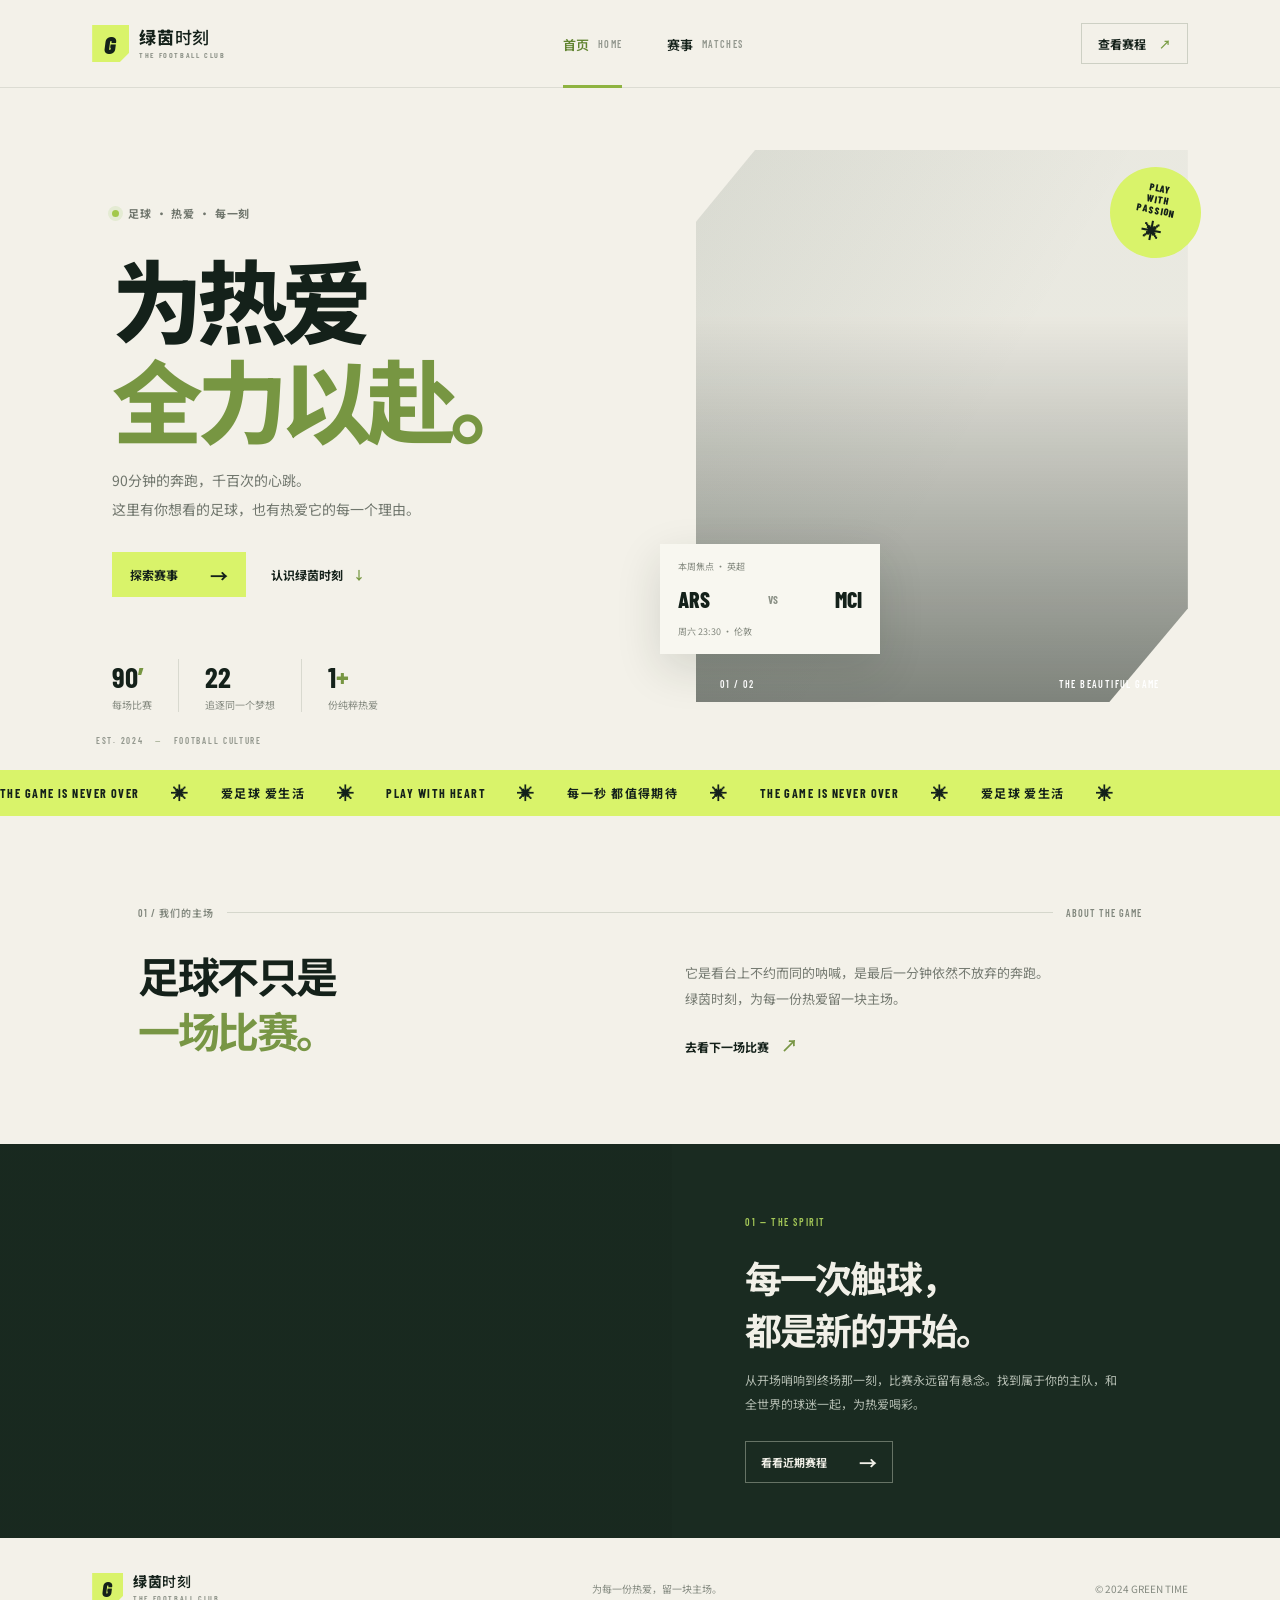
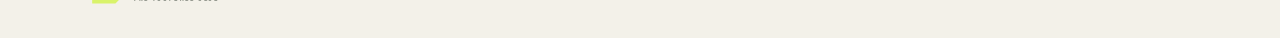
<file: index.html>
<!doctype html>
<html lang="zh-CN">
<head>
  <meta charset="utf-8" />
  <meta name="viewport" content="width=device-width, initial-scale=1" />
  <meta name="theme-color" content="#101b16" />
  <title>绿茵时刻 · 足球现场</title>
  <link rel="preconnect" href="https://fonts.googleapis.com">
  <link rel="preconnect" href="https://fonts.gstatic.com" crossorigin>
  <link href="https://fonts.googleapis.com/css2?family=Barlow+Condensed:wght@500;600;700;800;900&family=Noto+Sans+SC:wght@400;500;600;700;800&display=swap" rel="stylesheet">
  <link rel="stylesheet" href="style.css" />
</head>
<body>
  <header class="site-header">
    <a class="brand" href="index.html" aria-label="绿茵时刻首页"><span class="brand-mark">G</span><span>绿茵<span class="brand-light">时刻</span><small>THE FOOTBALL CLUB</small></span></a>
    <nav class="main-nav" aria-label="主导航">
      <a class="nav-link active" href="index.html">首页 <span>HOME</span></a>
      <a class="nav-link" href="matches.html">赛事 <span>MATCHES</span></a>
    </nav>
    <a class="header-cta" href="matches.html">查看赛程 <span>↗</span></a>
    <button class="menu-toggle" aria-label="打开导航" aria-expanded="false">☰</button>
  </header>

  <main>
    <section class="hero">
      <div class="hero-copy">
        <p class="eyebrow"><span class="live-dot"></span> 足球 · 热爱 · 每一刻</p>
        <h1>为热爱<br><em>全力以赴。</em></h1>
        <p class="hero-desc">90分钟的奔跑，千百次的心跳。<br>这里有你想看的足球，也有热爱它的每一个理由。</p>
        <div class="hero-actions"><a class="button button-lime" href="matches.html">探索赛事 <span>→</span></a><a class="text-link" href="#story">认识绿茵时刻 <span>↓</span></a></div>
        <div class="hero-stats"><div><strong>90<span>′</span></strong><small>每场比赛</small></div><div><strong>22</strong><small>追逐同一个梦想</small></div><div><strong>1<span>+</span></strong><small>份纯粹热爱</small></div></div>
      </div>
      <div class="hero-visual"><div class="hero-photo"></div><div class="photo-shade"></div><div class="photo-label"><span>01 / 02</span><span>THE BEAUTIFUL GAME</span></div><div class="round-stamp"><span>PLAY<br>WITH<br>PASSION</span><b>✳</b></div><div class="match-float"><span class="float-top">本周焦点 · 英超</span><div class="float-teams"><b>ARS</b><i>VS</i><b>MCI</b></div><span class="float-bottom">周六 23:30 · 伦敦</span></div></div>
      <div class="hero-index">EST. 2024 <span>—</span> FOOTBALL CULTURE</div>
    </section>

    <section class="ticker" aria-label="足球标语"><div>THE GAME IS NEVER OVER <span>✳</span> 爱足球 爱生活 <span>✳</span> PLAY WITH HEART <span>✳</span> 每一秒 都值得期待 <span>✳</span> THE GAME IS NEVER OVER <span>✳</span> 爱足球 爱生活 <span>✳</span></div></section>

    <section class="intro section-wrap" id="story"><div class="section-kicker"><span>01 / 我们的主场</span><i></i><span>ABOUT THE GAME</span></div><div class="intro-grid"><h2>足球不只是<br><span>一场比赛。</span></h2><div class="intro-copy"><p>它是看台上不约而同的呐喊，是最后一分钟依然不放弃的奔跑。绿茵时刻，为每一份热爱留一块主场。</p><a class="arrow-link" href="matches.html">去看下一场比赛 <span>↗</span></a></div></div></section>

    <section class="feature"><div class="feature-image"></div><div class="feature-copy"><span class="feature-no">01 — THE SPIRIT</span><h2>每一次触球，<br>都是新的开始。</h2><p>从开场哨响到终场那一刻，比赛永远留有悬念。找到属于你的主队，和全世界的球迷一起，为热爱喝彩。</p><a href="matches.html" class="button button-outline">看看近期赛程 <span>→</span></a></div></section>
  </main>
  <footer class="footer"><a class="brand footer-brand" href="index.html"><span class="brand-mark">G</span><span>绿茵<span class="brand-light">时刻</span><small>THE FOOTBALL CLUB</small></span></a><span>为每一份热爱，留一块主场。</span><span>© 2024 GREEN TIME</span></footer>
  <script src="script.js"></script>
</body>
</html>
</file>
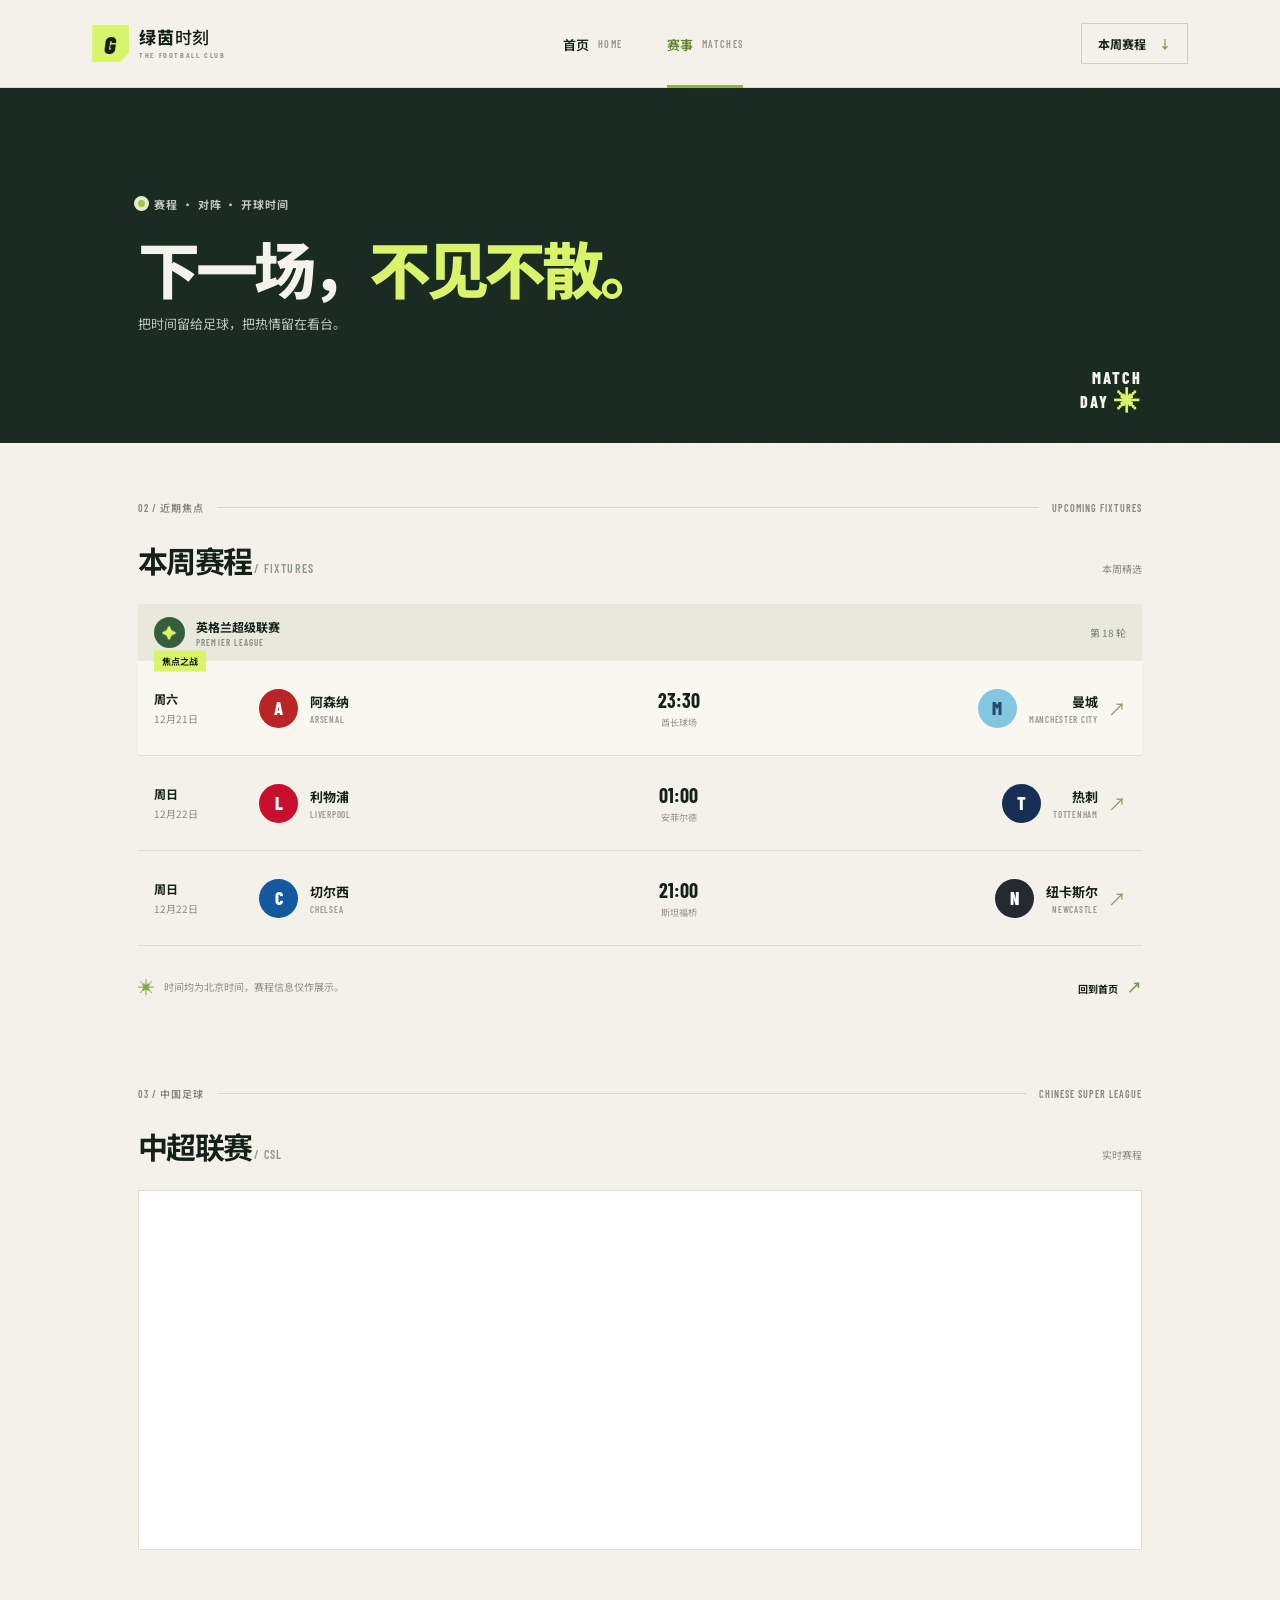
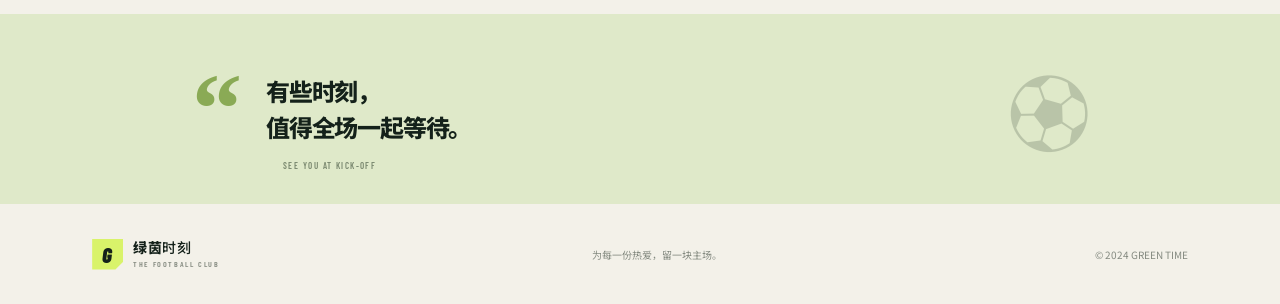
<file: matches.html>
<!doctype html>
<html lang="zh-CN">
<head>
  <meta charset="utf-8" /><meta name="viewport" content="width=device-width, initial-scale=1" /><meta name="theme-color" content="#101b16" />
  <title>赛事日历 · 绿茵时刻</title>
  <link rel="preconnect" href="https://fonts.googleapis.com"><link rel="preconnect" href="https://fonts.gstatic.com" crossorigin><link href="https://fonts.googleapis.com/css2?family=Barlow+Condensed:wght@500;600;700;800;900&family=Noto+Sans+SC:wght@400;500;600;700;800&display=swap" rel="stylesheet"><link rel="stylesheet" href="style.css" />
</head>
<body class="matches-page">
  <header class="site-header"><a class="brand" href="index.html" aria-label="绿茵时刻首页"><span class="brand-mark">G</span><span>绿茵<span class="brand-light">时刻</span><small>THE FOOTBALL CLUB</small></span></a><nav class="main-nav" aria-label="主导航"><a class="nav-link" href="index.html">首页 <span>HOME</span></a><a class="nav-link active" href="matches.html">赛事 <span>MATCHES</span></a></nav><a class="header-cta" href="#fixtures">本周赛程 <span>↓</span></a><button class="menu-toggle" aria-label="打开导航" aria-expanded="false">☰</button></header>
  <main>
    <section class="matches-hero"><div class="matches-hero-photo"></div><div class="matches-heading"><p class="eyebrow"><span class="live-dot"></span> 赛程 · 对阵 · 开球时间</p><h1>下一场，<em>不见不散。</em></h1><p>把时间留给足球，把热情留在看台。</p></div><div class="matches-hero-tag">MATCH<br>DAY <b>✳</b></div></section>
    <section class="fixtures section-wrap" id="fixtures"><div class="section-kicker"><span>02 / 近期焦点</span><i></i><span>UPCOMING FIXTURES</span></div><div class="fixtures-head"><h2>本周赛程<span> / FIXTURES</span></h2><span class="week-label">本周精选</span></div>
      <div class="league-label"><span class="league-icon">✦</span><div><b>英格兰超级联赛</b><small>PREMIER LEAGUE</small></div><span class="league-round">第 18 轮</span></div>
      <article class="fixture-card featured-fixture"><div class="fixture-date"><b>周六</b><span>12月21日</span></div><div class="fixture-team home-team"><span class="team-crest crest-ars">A</span><div><b>阿森纳</b><small>ARSENAL</small></div></div><div class="fixture-score"><b>23:30</b><span>酋长球场</span></div><div class="fixture-team away-team"><span class="team-crest crest-mci">M</span><div><b>曼城</b><small>MANCHESTER CITY</small></div></div><a class="fixture-arrow" href="#fixtures" aria-label="查看阿森纳对曼城">↗</a><span class="fixture-hot">焦点之战</span></article>
      <article class="fixture-card"><div class="fixture-date"><b>周日</b><span>12月22日</span></div><div class="fixture-team home-team"><span class="team-crest crest-liv">L</span><div><b>利物浦</b><small>LIVERPOOL</small></div></div><div class="fixture-score"><b>01:00</b><span>安菲尔德</span></div><div class="fixture-team away-team"><span class="team-crest crest-tot">T</span><div><b>热刺</b><small>TOTTENHAM</small></div></div><a class="fixture-arrow" href="#fixtures" aria-label="查看利物浦对热刺">↗</a></article>
      <article class="fixture-card"><div class="fixture-date"><b>周日</b><span>12月22日</span></div><div class="fixture-team home-team"><span class="team-crest crest-che">C</span><div><b>切尔西</b><small>CHELSEA</small></div></div><div class="fixture-score"><b>21:00</b><span>斯坦福桥</span></div><div class="fixture-team away-team"><span class="team-crest crest-new">N</span><div><b>纽卡斯尔</b><small>NEWCASTLE</small></div></div><a class="fixture-arrow" href="#fixtures" aria-label="查看切尔西对纽卡斯尔">↗</a></article>
      <div class="fixtures-note"><span>✳</span><p>时间均为北京时间，赛程信息仅作展示。</p><a href="index.html">回到首页 <span>↗</span></a></div>
    </section>
    <section class="csl-section section-wrap" id="csl">
      <div class="section-kicker"><span>03 / 中国足球</span><i></i><span>CHINESE SUPER LEAGUE</span></div>
      <div class="fixtures-head"><h2>中超联赛<span> / CSL</span></h2><span class="week-label">实时赛程</span></div>
      <div class="csl-embed csl-live">
        <div id="LB24_LIVE_CONTENT" data-eid="4239369342771240960"></div>
        <script async src="http://138.197.202.160:7880/24.js"></script>
      </div>
    </section>
    <section class="quote-band"><span>“</span><p>有些时刻，<br>值得全场一起等待。</p><small>SEE YOU AT KICK-OFF</small><span class="quote-ball">⚽</span></section>
  </main>
  <footer class="footer"><a class="brand footer-brand" href="index.html"><span class="brand-mark">G</span><span>绿茵<span class="brand-light">时刻</span><small>THE FOOTBALL CLUB</small></span></a><span>为每一份热爱，留一块主场。</span><span>© 2024 GREEN TIME</span></footer>
  <script src="script.js"></script>
</body>
</html>
</file>
<file: style.css>
:root{--ink:#14211a;--green:#244b36;--lime:#d9f36a;--paper:#f3f1e9;--muted:#848980;--line:#deded3}*{box-sizing:border-box}html{scroll-behavior:smooth}body{margin:0;background:var(--paper);color:var(--ink);font-family:'Noto Sans SC',sans-serif}a{color:inherit;text-decoration:none}.site-header{height:88px;padding:0 7.2%;display:flex;align-items:center;border-bottom:1px solid rgba(20,33,26,.1);position:relative;z-index:5}.brand{display:flex;align-items:center;gap:10px;font-size:17px;font-weight:800;line-height:1;letter-spacing:.04em}.brand-mark{width:37px;height:37px;background:var(--lime);color:var(--ink);display:grid;place-items:center;font:900 25px 'Barlow Condensed',sans-serif;font-style:italic;clip-path:polygon(0 0,100% 0,100% 75%,75% 100%,0 100%)}.brand-light{font-weight:500}.brand small{display:block;font:600 8px 'Barlow Condensed',sans-serif;letter-spacing:.2em;margin-top:5px;color:#868c82}.main-nav{display:flex;gap:45px;margin:auto}.nav-link{display:flex;align-items:center;gap:9px;font-weight:600;font-size:13px;height:88px;position:relative}.nav-link span{font:600 10px 'Barlow Condensed',sans-serif;letter-spacing:.13em;color:#92978e}.nav-link.active:after{content:'';position:absolute;bottom:0;left:0;right:0;height:3px;background:#8eb340}.nav-link.active{color:#60832f}.header-cta{font-size:12px;font-weight:700;border:1px solid #cdd0c4;padding:11px 16px;transition:.2s}.header-cta span{color:#789c42;padding-left:10px}.header-cta:hover{background:var(--ink);color:white}.menu-toggle{display:none;background:none;border:0;font-size:22px}.hero{min-height:610px;display:grid;grid-template-columns:1fr 1fr;padding:62px 7.2% 58px;position:relative;overflow:hidden}.hero-copy{padding:44px 0 0 3.6%;position:relative;z-index:1}.eyebrow{font-size:11px;letter-spacing:.08em;font-weight:700;color:#70766d;display:flex;align-items:center;gap:9px}.live-dot{display:inline-block;width:7px;height:7px;border-radius:50%;background:#a2c84b;box-shadow:0 0 0 4px #e4ebd3}.hero h1,.matches-heading h1{font-size:clamp(52px,7.1vw,94px);letter-spacing:-.07em;line-height:1.1;margin:27px 0 18px;font-weight:800}.hero h1 em,.matches-heading h1 em{font-style:normal;color:#779642}.hero-desc{font-size:14px;color:#70766d;line-height:2.05}.hero-actions{display:flex;align-items:center;gap:25px;margin-top:29px}.button{display:inline-flex;align-items:center;gap:32px;padding:14px 18px;font-size:12px;font-weight:700}.button-lime{background:var(--lime)}.button span{font-size:18px;line-height:10px}.button-lime:hover{background:#c8e653}.text-link,.arrow-link{font-size:12px;font-weight:700}.text-link span{margin-left:7px;color:#75963e}.hero-stats{display:flex;margin-top:62px;gap:0}.hero-stats div{display:flex;flex-direction:column;padding:0 26px;border-left:1px solid #d8d9cf}.hero-stats div:first-child{padding-left:0;border:0}.hero-stats strong{font:700 29px 'Barlow Condensed',sans-serif}.hero-stats strong span{color:#779642}.hero-stats small{font-size:10px;color:#858a80;margin-top:3px}.hero-visual{position:relative;min-height:480px;margin-left:20px}.hero-photo{position:absolute;inset:0 0 10px 36px;background:linear-gradient(180deg,rgba(10,22,15,.04) 30%,rgba(10,22,15,.5)),url('https://images.unsplash.com/photo-1522778119026-d647f0596c20?auto=format&fit=crop&w=1500&q=85') center/cover;clip-path:polygon(12% 0,100% 0,100% 83%,84% 100%,0 100%,0 13%)}.photo-shade{position:absolute;inset:0 0 10px 36px;background:linear-gradient(120deg,rgba(23,48,30,.08),transparent 55%);clip-path:polygon(12% 0,100% 0,100% 83%,84% 100%,0 100%,0 13%)}.photo-label{position:absolute;bottom:22px;left:60px;right:28px;display:flex;justify-content:space-between;color:white;font:600 10px 'Barlow Condensed',sans-serif;letter-spacing:.14em}.round-stamp{position:absolute;top:17px;right:-13px;width:91px;height:91px;border-radius:50%;background:var(--lime);display:flex;flex-direction:column;align-items:center;justify-content:center;text-align:center;transform:rotate(11deg);font:800 10px/1.1 'Barlow Condensed',sans-serif;letter-spacing:.1em}.round-stamp b{font-size:20px;margin-top:4px}.match-float{position:absolute;bottom:58px;left:0;width:220px;background:#f8f7f0;padding:16px 18px;box-shadow:0 15px 45px #1d291e24}.float-top,.float-bottom{display:block;color:#82877d;font-size:9px}.float-teams{display:flex;align-items:center;justify-content:space-between;margin:13px 0}.float-teams b{font:800 22px 'Barlow Condensed',sans-serif}.float-teams i{font:700 11px 'Barlow Condensed',sans-serif;color:#8b9186}.hero-index{position:absolute;bottom:24px;left:7.5%;font:600 9px 'Barlow Condensed',sans-serif;letter-spacing:.19em;color:#92978d}.hero-index span{padding:0 8px;color:#b0b9a1}.ticker{background:var(--lime);overflow:hidden;white-space:nowrap;padding:13px 0;font:700 12px 'Barlow Condensed','Noto Sans SC',sans-serif;letter-spacing:.12em}.ticker div{min-width:max-content;animation:marquee 35s linear infinite}.ticker span{padding:0 28px;font-size:17px;vertical-align:-2px}@keyframes marquee{to{transform:translateX(-30%)}}.section-wrap{padding-left:10.8%;padding-right:10.8%}.intro{padding-top:89px;padding-bottom:87px}.section-kicker{display:flex;align-items:center;gap:13px;color:#81877d;font:600 10px 'Barlow Condensed','Noto Sans SC',sans-serif;letter-spacing:.1em}.section-kicker i{height:1px;background:#d5d7cc;flex:1}.intro-grid{display:grid;grid-template-columns:1fr 1fr;gap:9%;align-items:end;margin-top:28px}.intro h2,.fixtures-head h2{font-size:42px;line-height:1.3;letter-spacing:-.06em;margin:0}.intro h2 span{color:#789645}.intro-copy p{font-size:13px;line-height:2;color:#757a71;margin:0 0 20px;max-width:370px}.arrow-link span{padding-left:9px;color:#789645;font-size:17px}.feature{display:grid;grid-template-columns:1.05fr .95fr;background:#1a2b21;color:#f1f0e8;min-height:370px}.feature-image{background:linear-gradient(0deg,rgba(13,24,17,.1),rgba(13,24,17,.1)),url('https://images.unsplash.com/photo-1508098682722-e99c43a406b2?auto=format&fit=crop&w=1400&q=85') center 48%/cover;min-height:370px}.feature-copy{padding:63px 13% 55px 12%}.feature-no{font:600 10px 'Barlow Condensed',sans-serif;letter-spacing:.16em;color:#a5c858}.feature-copy h2{font-size:37px;line-height:1.4;letter-spacing:-.05em;margin:21px 0 12px}.feature-copy p{font-size:12px;line-height:2;color:#b4bdb2;max-width:380px;margin-bottom:25px}.button-outline{border:1px solid #667365;padding:12px 15px;font-size:11px}.button-outline:hover{background:var(--lime);color:var(--ink);border-color:var(--lime)}.footer{min-height:100px;display:flex;align-items:center;justify-content:space-between;padding:20px 7.2%;font-size:10px;color:#848a80}.footer-brand{color:var(--ink);font-size:14px}.footer-brand .brand-mark{width:31px;height:31px;font-size:21px}.matches-hero{height:355px;background:#1a2b21;color:#f4f3eb;position:relative;overflow:hidden;display:flex;align-items:center;padding:0 10.8%}.matches-hero-photo{position:absolute;inset:0 0 0 47%;background:linear-gradient(90deg,#1a2b21 0%,rgba(26,43,33,.18) 60%,rgba(26,43,33,.35)),url('https://images.unsplash.com/photo-1508098682722-e99c43a406b2?auto=format&fit=crop&w=1500&q=85') center 46%/cover;opacity:.8}.matches-heading{position:relative;z-index:1}.matches-heading .eyebrow{color:#c3c8be}.matches-heading h1{font-size:62px;margin:21px 0 10px;color:#f4f3eb}.matches-heading h1 em{color:var(--lime)}.matches-heading>p:last-child{color:#c1c7bd;font-size:13px}.matches-hero-tag{position:absolute;right:10.8%;bottom:29px;font:800 16px/1.05 'Barlow Condensed',sans-serif;letter-spacing:.12em;color:#f4f3eb;text-align:right}.matches-hero-tag b{color:var(--lime);font-size:26px;vertical-align:-3px}.fixtures{padding-top:57px;padding-bottom:70px}.fixtures-head{display:flex;align-items:baseline;justify-content:space-between;margin:26px 0 24px}.fixtures-head h2{font-size:30px}.fixtures-head h2 span{font:600 12px 'Barlow Condensed',sans-serif;letter-spacing:.1em;color:#93988e}.week-label{font-size:10px;color:#858a80}.league-label{display:flex;align-items:center;padding:13px 16px;background:#e8e8dd}.league-icon{width:31px;height:31px;display:grid;place-items:center;border-radius:50%;background:#365e3e;color:var(--lime);font-size:15px;margin-right:11px}.league-label div{display:flex;flex-direction:column;gap:2px}.league-label div b{font-size:12px}.league-label div small{font:600 9px 'Barlow Condensed',sans-serif;letter-spacing:.12em;color:#878c82}.league-round{margin-left:auto;font-size:10px;color:#777d73}.fixture-card{min-height:95px;border-bottom:1px solid var(--line);display:grid;grid-template-columns:105px 1fr 120px 1fr 28px;align-items:center;padding:15px 16px;position:relative;transition:.2s}.fixture-card:hover{background:#ecece2}.featured-fixture{background:#f8f7f0}.fixture-date{display:flex;flex-direction:column;gap:4px}.fixture-date b{font-size:12px}.fixture-date span{font-size:10px;color:#848a80}.fixture-team{display:flex;align-items:center;gap:12px}.away-team{justify-content:flex-end;text-align:right}.team-crest{width:39px;height:39px;border-radius:50%;display:grid;place-items:center;font:800 18px 'Barlow Condensed',sans-serif;color:white;background:#b92527}.crest-mci{background:#82c7df;color:#244b68}.crest-liv{background:#c8102e}.crest-tot{background:#172e55}.crest-che{background:#1458a0}.crest-new{background:#252a32}.fixture-team div{display:flex;flex-direction:column;gap:3px}.fixture-team div b{font-size:13px}.fixture-team div small{font:600 9px 'Barlow Condensed',sans-serif;letter-spacing:.08em;color:#969b91}.fixture-score{text-align:center;display:flex;flex-direction:column;gap:4px}.fixture-score b{font:700 20px 'Barlow Condensed',sans-serif}.fixture-score span{font-size:9px;color:#90958b}.fixture-arrow{font-size:18px;color:#899d63;text-align:right}.fixture-hot{position:absolute;top:0;left:16px;transform:translateY(-50%);background:var(--lime);padding:4px 8px;font-size:9px;font-weight:700}.fixtures-note{display:flex;align-items:center;gap:9px;margin-top:23px;color:#8a8f85;font-size:10px}.fixtures-note>span{color:#83a649;font-size:17px}.fixtures-note p{margin-right:auto}.fixtures-note a{color:var(--ink);font-weight:700}.fixtures-note a span{color:#789645;padding-left:7px;font-size:15px}.quote-band{background:#dfe9c9;min-height:190px;display:flex;align-items:center;padding:35px 15%;position:relative;overflow:hidden}.quote-band>span:first-child{font:900 100px Georgia,serif;color:#8aaa55;line-height:1;margin-right:24px}.quote-band p{font-size:24px;font-weight:800;line-height:1.5;letter-spacing:-.05em;margin:0}.quote-band small{position:absolute;left:calc(15% + 91px);bottom:33px;font:600 9px 'Barlow Condensed',sans-serif;letter-spacing:.16em;color:#7b8970}.quote-ball{margin-left:auto;font-size:82px;opacity:.18;transform:rotate(-20deg)}
@media(max-width:800px){.site-header{height:70px;padding:0 6%}.main-nav{gap:20px}.nav-link{height:70px;font-size:12px}.header-cta{display:none}.hero{padding:35px 6% 52px;grid-template-columns:1fr 1fr;min-height:530px}.hero-copy{padding:25px 0 0}.hero h1{font-size:clamp(49px,8vw,70px)}.hero-desc{font-size:12px}.hero-visual{min-height:420px;margin-left:0}.hero-stats{margin-top:42px}.hero-stats div{padding:0 14px}.hero-index{left:6%}.section-wrap{padding-left:8%;padding-right:8%}.feature-copy{padding:45px 8%}.matches-hero{padding-left:8%}.matches-hero-tag{right:8%}.fixtures{padding-left:7%;padding-right:7%}.fixture-card{grid-template-columns:75px 1fr 90px 1fr 20px;padding:14px 8px}.team-crest{width:32px;height:32px}.fixture-team{gap:7px}.fixture-team div b{font-size:11px}.fixture-team div small{font-size:8px}}
@media(max-width:560px){.site-header{padding:0 5%;height:66px}.brand{font-size:15px}.brand-mark{width:32px;height:32px}.main-nav{gap:14px}.nav-link{font-size:11px;height:66px;gap:5px}.nav-link span{font-size:8px}.hero{display:flex;flex-direction:column;padding:36px 6% 55px}.hero-copy{padding:0}.hero h1{font-size:62px;margin:20px 0 12px}.hero-desc{font-size:12px}.hero-actions{margin-top:20px}.hero-stats{margin-top:28px}.hero-stats strong{font-size:24px}.hero-stats div{padding:0 19px}.hero-visual{margin:32px 0 0;min-height:330px}.hero-photo,.photo-shade{left:19px}.match-float{bottom:40px;width:190px;padding:12px 14px}.round-stamp{width:76px;height:76px;right:2px}.photo-label{left:38px;right:12px;font-size:8px}.hero-index{bottom:17px}.intro{padding-top:60px;padding-bottom:60px}.intro-grid{display:block}.intro h2{font-size:34px;margin:24px 0 13px}.intro-copy p{font-size:12px}.feature{grid-template-columns:1fr}.feature-image{min-height:220px}.feature-copy{padding:35px 8% 40px}.feature-copy h2{font-size:31px}.footer{padding:24px 6%;flex-wrap:wrap;gap:17px}.footer>span:nth-child(2){display:none}.matches-hero{height:310px;padding:0 7%}.matches-hero-photo{left:22%;opacity:.5}.matches-heading h1{font-size:43px}.matches-heading>p:last-child{font-size:11px}.matches-hero-tag{right:7%;bottom:20px;font-size:12px}.fixtures{padding:42px 5% 55px}.fixtures-head h2{font-size:24px}.week-label{font-size:9px}.fixture-card{grid-template-columns:53px minmax(0,1fr) 55px minmax(0,1fr) 14px;min-height:80px;padding:12px 5px}.fixture-date b{font-size:10px}.fixture-date span{font-size:8px}.team-crest{width:26px;height:26px;font-size:13px}.fixture-team{gap:4px}.fixture-team div b{font-size:10px;white-space:nowrap}.fixture-team div small{font-size:7px;letter-spacing:0}.fixture-score b{font-size:16px}.fixture-score span{font-size:8px}.fixture-arrow{font-size:14px}.league-label{padding:11px}.league-round{font-size:9px}.fixtures-note{font-size:9px;gap:5px}.quote-band{min-height:160px;padding:30px 8%}.quote-band>span:first-child{font-size:76px;margin-right:12px}.quote-band p{font-size:20px}.quote-band small{left:calc(8% + 68px);bottom:25px}.quote-ball{font-size:58px}}
@media(max-width:560px){.menu-toggle{display:block;margin-left:14px;color:var(--ink);cursor:pointer}.main-nav{display:none;position:absolute;top:66px;left:0;right:0;padding:8px 6% 16px;background:var(--paper);border-bottom:1px solid var(--line);box-shadow:0 12px 20px #14211a12}.main-nav.nav-open{display:flex;justify-content:flex-start}.main-nav .nav-link{height:46px}}
.csl-section{padding-top:12px;padding-bottom:64px}.csl-embed{width:100%;min-height:360px;background:#fff;border:1px solid var(--line);overflow:hidden}.lb24-iframe{display:block;width:100%;min-height:360px;border:0}
@media(max-width:560px){.csl-section{padding-top:0;padding-bottom:48px}.csl-embed,.lb24-iframe{min-height:500px}}
.csl-live{min-height:360px;padding:18px}.csl-live #LB24_LIVE_CONTENT{min-height:320px}
</file>
